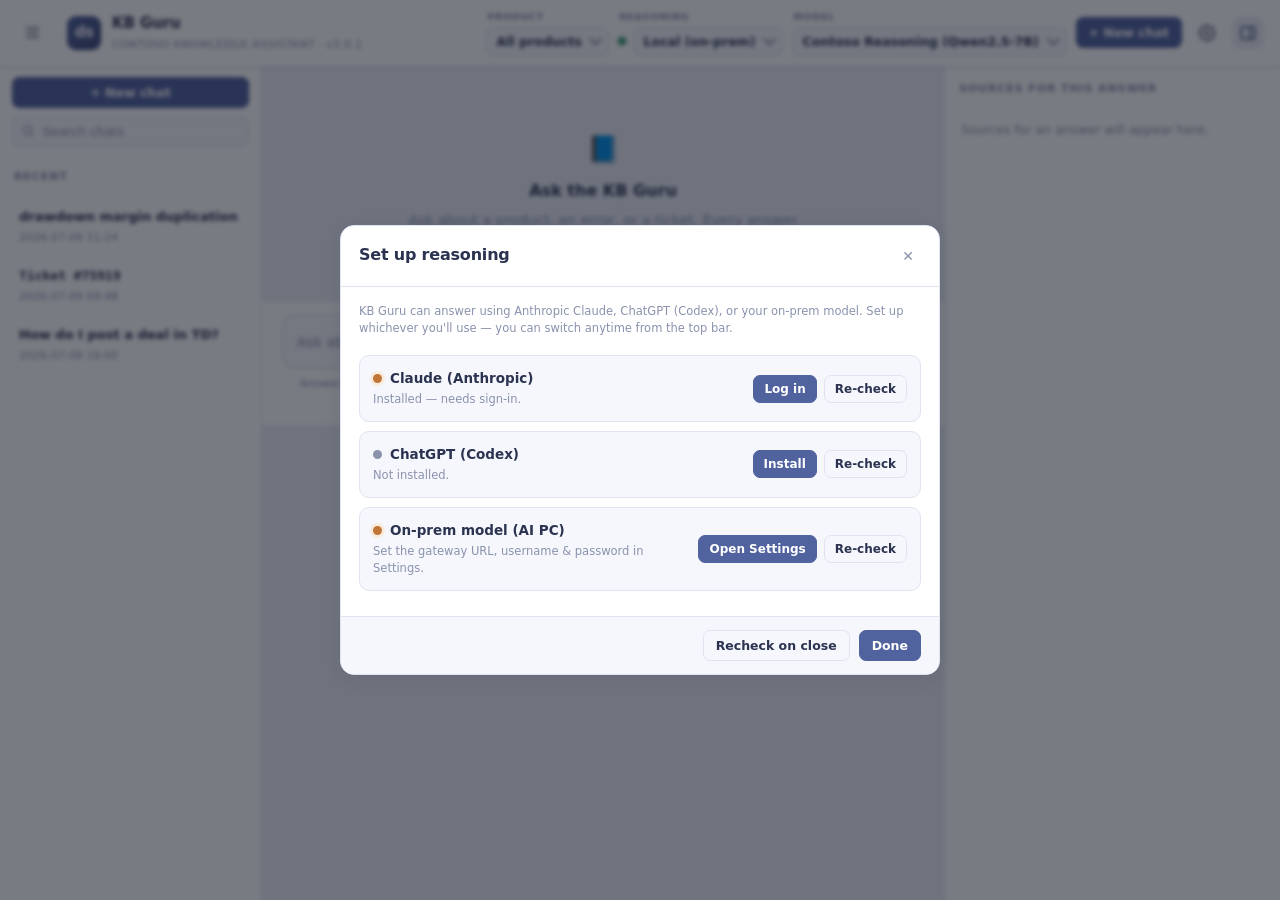
<file: Dev/kb_chatbot/webui/index.html>
<!doctype html>
<html lang="en">
<head>
  <meta charset="utf-8">
  <meta name="viewport" content="width=device-width, initial-scale=1">
  <title>Contoso KB Guru</title>
  <link rel="stylesheet" href="styles.css">
</head>
<body>
  <div class="app">
    <header class="topbar">
      <button class="icon-btn nav-toggle" id="navToggle" title="Show or hide chats" aria-label="Toggle chat history">
        <svg width="19" height="19" viewBox="0 0 24 24" fill="none" stroke="currentColor" stroke-width="2"><path d="M4 6h16M4 12h16M4 18h16"/></svg>
      </button>
      <div class="brand">
        <div class="mark"><span>ds</span></div>
        <div><h1>KB Guru</h1><div class="sub">CONTOSO KNOWLEDGE ASSISTANT · v3.0.1</div></div>
      </div>
      <div class="grow"></div>
      <div class="ctrls">
        <div class="field hide-sm">
          <label for="product">Product</label>
          <div class="select"><select id="product"></select></div>
        </div>
        <div class="field">
          <label for="provider">Reasoning</label>
          <div class="prov"><span class="dot" id="provdot" title="Ready"></span>
            <div class="select"><select id="provider"></select></div>
          </div>
        </div>
        <div class="field hide-sm">
          <label for="model">Model</label>
          <div class="select"><select id="model"></select></div>
        </div>
        <button class="btn primary" id="newtop" title="Start a new chat">+ New chat</button>
        <button class="icon-btn" id="settingsBtn" title="Settings" aria-label="Open settings">
          <svg width="18" height="18" viewBox="0 0 24 24" fill="none" stroke="currentColor" stroke-width="2"><circle cx="12" cy="12" r="3"/><path d="M19.4 15a1.65 1.65 0 0 0 .33 1.82l.06.06a2 2 0 1 1-2.83 2.83l-.06-.06a1.65 1.65 0 0 0-1.82-.33 1.65 1.65 0 0 0-1 1.51V21a2 2 0 0 1-4 0v-.09A1.65 1.65 0 0 0 9 19.4a1.65 1.65 0 0 0-1.82.33l-.06.06a2 2 0 1 1-2.83-2.83l.06-.06a1.65 1.65 0 0 0 .33-1.82 1.65 1.65 0 0 0-1.51-1H3a2 2 0 0 1 0-4h.09A1.65 1.65 0 0 0 4.6 9a1.65 1.65 0 0 0-.33-1.82l-.06-.06a2 2 0 1 1 2.83-2.83l.06.06a1.65 1.65 0 0 0 1.82.33H9a1.65 1.65 0 0 0 1-1.51V3a2 2 0 0 1 4 0v.09a1.65 1.65 0 0 0 1 1.51 1.65 1.65 0 0 0 1.82-.33l.06-.06a2 2 0 1 1 2.83 2.83l-.06.06a1.65 1.65 0 0 0-.33 1.82V9a1.65 1.65 0 0 0 1.51 1H21a2 2 0 0 1 0 4h-.09a1.65 1.65 0 0 0-1.51 1z"/></svg>
        </button>
        <button class="icon-btn src-toggle on" id="srcToggle" title="Show or hide sources" aria-label="Toggle sources panel">
          <svg width="18" height="18" viewBox="0 0 24 24" fill="none" stroke="currentColor" stroke-width="2"><rect x="3" y="4" width="18" height="16" rx="2"/><path d="M15 4v16"/></svg>
        </button>
      </div>
    </header>

    <div class="body" id="body">
      <aside class="col history">
        <button class="btn primary newchat" id="newchat">+ New chat</button>
        <div class="search">
          <svg width="14" height="14" viewBox="0 0 24 24" fill="none" stroke="currentColor" stroke-width="2.2"><circle cx="11" cy="11" r="7"/><path d="m20 20-3-3"/></svg>
          <input placeholder="Search chats" id="chatsearch" aria-label="Search chats"/>
        </div>
        <div class="col-head"><h2>Recent</h2></div>
        <div class="chats" id="chats"></div>
      </aside>

      <main class="col chat-col">
        <div class="thread" id="thread"></div>
        <div class="composer">
          <div class="composer-inner">
            <textarea id="input" rows="1" placeholder="Ask about a product, error, or ticket… (e.g. “GetWebDeal returns null buy amount”)"></textarea>
            <button class="send" id="send" title="Send" aria-label="Send">
              <svg width="17" height="17" viewBox="0 0 24 24" fill="none" stroke="currentColor" stroke-width="2.2"><path d="M4 12h15m-6-7 7 7-7 7"/></svg>
            </button>
            <button class="send stop" id="stop" title="Stop generating" aria-label="Stop" style="display:none">
              <svg width="15" height="15" viewBox="0 0 24 24" fill="currentColor"><rect x="6" y="6" width="12" height="12" rx="2"/></svg>
            </button>
          </div>
          <div class="hint">Answers cite the tickets &amp; KB they draw from — check the Sources panel. The bot abstains when it isn't in the knowledge base.</div>
        </div>
      </main>

      <aside class="col sources">
        <div class="col-head"><h2>Sources for this answer</h2><span id="srccount" style="font-size:11px;color:var(--ink-faint)"></span></div>
        <div class="src-list" id="srclist"><div class="src-empty">Sources for an answer will appear here.</div></div>
        <details class="hood" id="hood" style="display:none">
          <summary>Under the hood <svg class="chev" width="12" height="12" viewBox="0 0 24 24" fill="none" stroke="currentColor" stroke-width="2.6"><path d="m9 6 6 6-6 6"/></svg></summary>
          <dl class="kv" id="hoodkv"></dl>
        </details>
      </aside>
    </div>
  </div>

  <!-- ── Settings modal ─────────────────────────────────────────────────── -->
  <div class="overlay" id="settingsModal" hidden>
    <div class="modal" role="dialog" aria-modal="true" aria-labelledby="setTitle">
      <div class="modal-head">
        <h2 id="setTitle">Settings</h2>
        <button class="icon-btn modal-x" data-close="settingsModal" aria-label="Close">✕</button>
      </div>
      <div class="modal-body">
        <section class="fset">
          <h3>Knowledge base</h3>
          <label class="f"><span>KB source folder</span>
            <input id="setLib" type="text" placeholder="…\Knowledge Base\library"/></label>
          <p class="fhint">Answers use the shipped index until you Reindex. Reindex reads from this folder (its <code>kb/</code> and <code>tickets/</code>).</p>
          <div class="frow">
            <button class="btn" id="btnReindex" type="button">Reindex…</button>
            <button class="btn" id="btnUsage" type="button">Token usage…</button>
          </div>
        </section>
        <section class="fset">
          <h3>Reasoning</h3>
          <div class="fgrid">
            <label class="f"><span>Default provider</span>
              <div class="select"><select id="setProvider"></select></div></label>
            <label class="f"><span>Default model</span>
              <div class="select"><select id="setModel"></select></div></label>
          </div>
          <label class="f"><span>Confidence floor <em id="setConfVal"></em></span>
            <input id="setConf" type="range" min="0" max="0.9" step="0.05"/></label>
          <p class="fhint">How sure the retriever must be before answering. Higher = abstains more often.</p>
        </section>
        <section class="fset">
          <h3>On-prem model — AI PC gateway</h3>
          <div class="fgrid">
            <label class="f"><span>Gateway URL</span>
              <input id="setUrl" type="text" placeholder="http://AI-PC:11500/v1"/></label>
            <label class="f"><span>Username</span>
              <input id="setUser" type="text" placeholder="your gateway user"/></label>
          </div>
          <label class="f"><span>Password <em id="setPwState" class="pwstate"></em></span>
            <span class="pwrow"><input id="setPw" type="password" placeholder="enter to set / change"/>
            <button class="btn" id="setPwBtn" type="button">Save password</button></span></label>
          <p class="fhint">The password is stored in your OS keyring only — never in settings or logs. Save the URL &amp; username with <b>Save</b> below; save the password with its own button.</p>
        </section>
        <div class="modal-links">
          <button class="linkbtn" id="btnWizard" type="button">Run setup wizard</button>
          <button class="linkbtn" id="btnLearn" type="button">Learn mode</button>
        </div>
      </div>
      <div class="modal-foot">
        <span class="savemsg" id="setMsg"></span>
        <span class="grow"></span>
        <button class="btn" data-close="settingsModal" type="button">Cancel</button>
        <button class="btn primary" id="setSave" type="button">Save</button>
      </div>
    </div>
  </div>

  <!-- ── Onboarding wizard ──────────────────────────────────────────────── -->
  <div class="overlay" id="onboardModal" hidden>
    <div class="modal" role="dialog" aria-modal="true" aria-labelledby="obTitle">
      <div class="modal-head">
        <h2 id="obTitle">Set up reasoning</h2>
        <button class="icon-btn modal-x" data-close="onboardModal" aria-label="Close">✕</button>
      </div>
      <div class="modal-body">
        <p class="fhint">KB Guru can answer using Anthropic Claude, ChatGPT (Codex), or your on-prem model. Set up whichever you'll use — you can switch anytime from the top bar.</p>
        <div id="obList"></div>
      </div>
      <div class="modal-foot">
        <span class="grow"></span>
        <button class="btn" data-close="onboardModal" type="button">Recheck on close</button>
        <button class="btn primary" data-close="onboardModal" type="button">Done</button>
      </div>
    </div>
  </div>

  <!-- ── Learn mode ─────────────────────────────────────────────────────── -->
  <div class="overlay" id="learnModal" hidden>
    <div class="modal" role="dialog" aria-modal="true" aria-labelledby="lnTitle2">
      <div class="modal-head">
        <h2 id="lnTitle2">Learn mode</h2>
        <button class="icon-btn modal-x" data-close="learnModal" aria-label="Close">✕</button>
      </div>
      <div class="modal-body">
        <div id="learnLocked">
          <p class="fhint">Learn mode lets you add verified answers to the knowledge base. Enter the Learn-mode password to continue.</p>
          <label class="f"><span>Password</span>
            <span class="pwrow"><input id="learnPw" type="password" placeholder="Learn-mode password"/>
            <button class="btn primary" id="learnUnlock" type="button">Unlock</button></span></label>
          <p class="savemsg" id="learnErr"></p>
        </div>
        <div id="learnForm" hidden>
          <label class="f"><span>Title</span>
            <input id="lnTitle" type="text" placeholder="e.g. How to reverse a posted deal"/></label>
          <div class="fgrid">
            <label class="f"><span>Product</span>
              <div class="select"><select id="lnProduct"></select></div></label>
            <label class="f"><span>Topic</span>
              <input id="lnTopic" type="text" placeholder="e.g. Dealing, Finance"/></label>
          </div>
          <label class="f"><span>Reference URL (optional)</span>
            <input id="lnUrl" type="text" placeholder="https://help.contoso.example/display/…"/></label>
          <label class="f"><span>Answer / article body (markdown)</span>
            <textarea id="lnBody" rows="7" placeholder="The verified answer…"></textarea></label>
          <p class="fhint">Saved to the Learn KB. Run <b>Reindex</b> to make it searchable.</p>
        </div>
      </div>
      <div class="modal-foot">
        <span class="savemsg" id="learnMsg"></span>
        <span class="grow"></span>
        <button class="btn" data-close="learnModal" type="button">Close</button>
        <button class="btn primary" id="learnSave" type="button" hidden>Save to KB</button>
      </div>
    </div>
  </div>

  <script src="qrc:///qtwebchannel/qwebchannel.js"></script>
  <script src="vendor/marked.min.js"></script>
  <script src="vendor/purify.min.js"></script>
  <script src="app.js"></script>
</body>
</html>
</file>
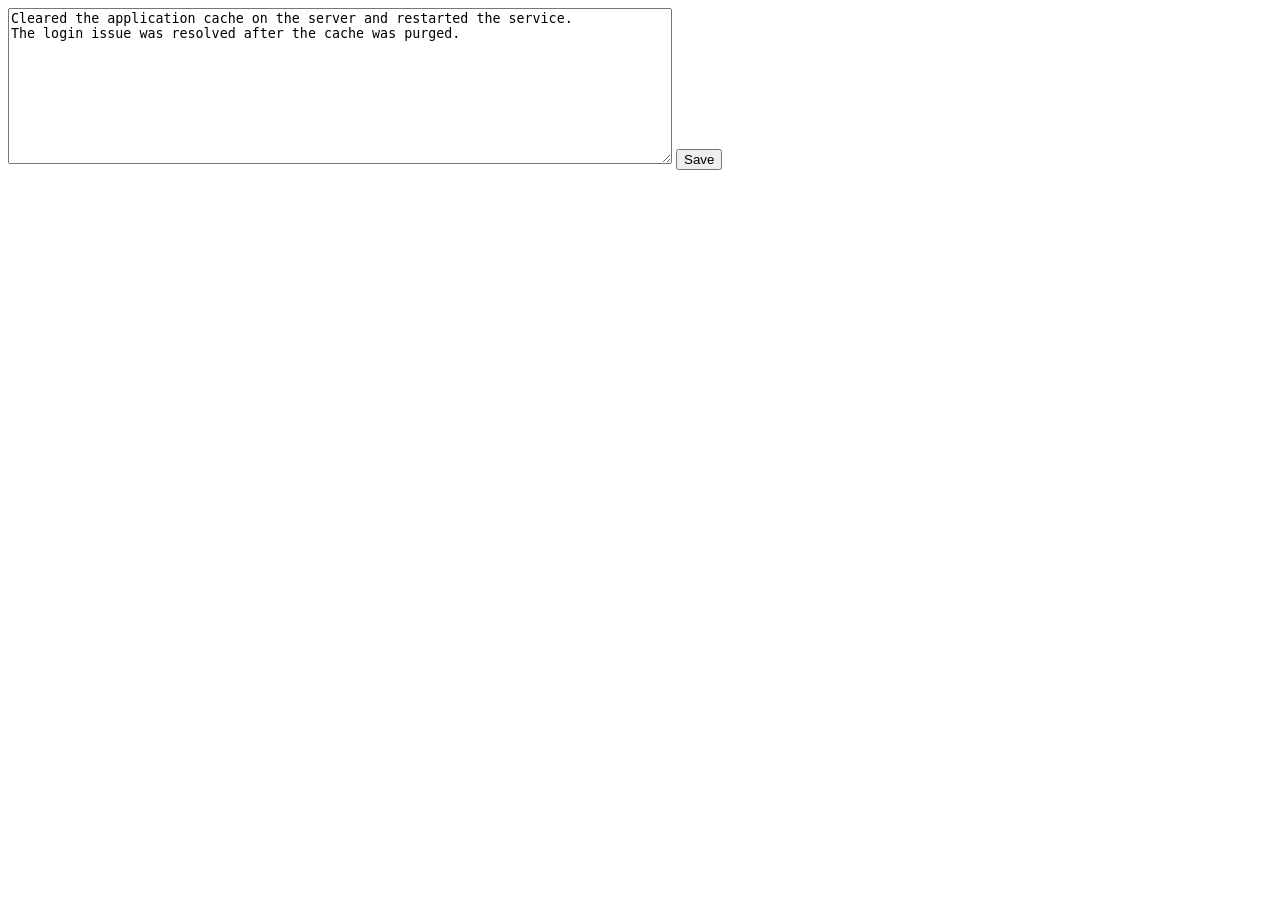
<file: tests/fixtures/contoso/resolution.html>
<!DOCTYPE html>
<html>
<head><title>Resolution.aspx - Acme Corp Bug Tracker</title></head>
<body>
<form id="resolutionForm" method="post" action="/Resolution.aspx">

<textarea id="txtDescription" name="txtDescription" rows="10" cols="80">
Cleared the application cache on the server and restarted the service.
The login issue was resolved after the cache was purged.
</textarea>

<input type="submit" value="Save" />
</form>
</body>
</html>
</file>
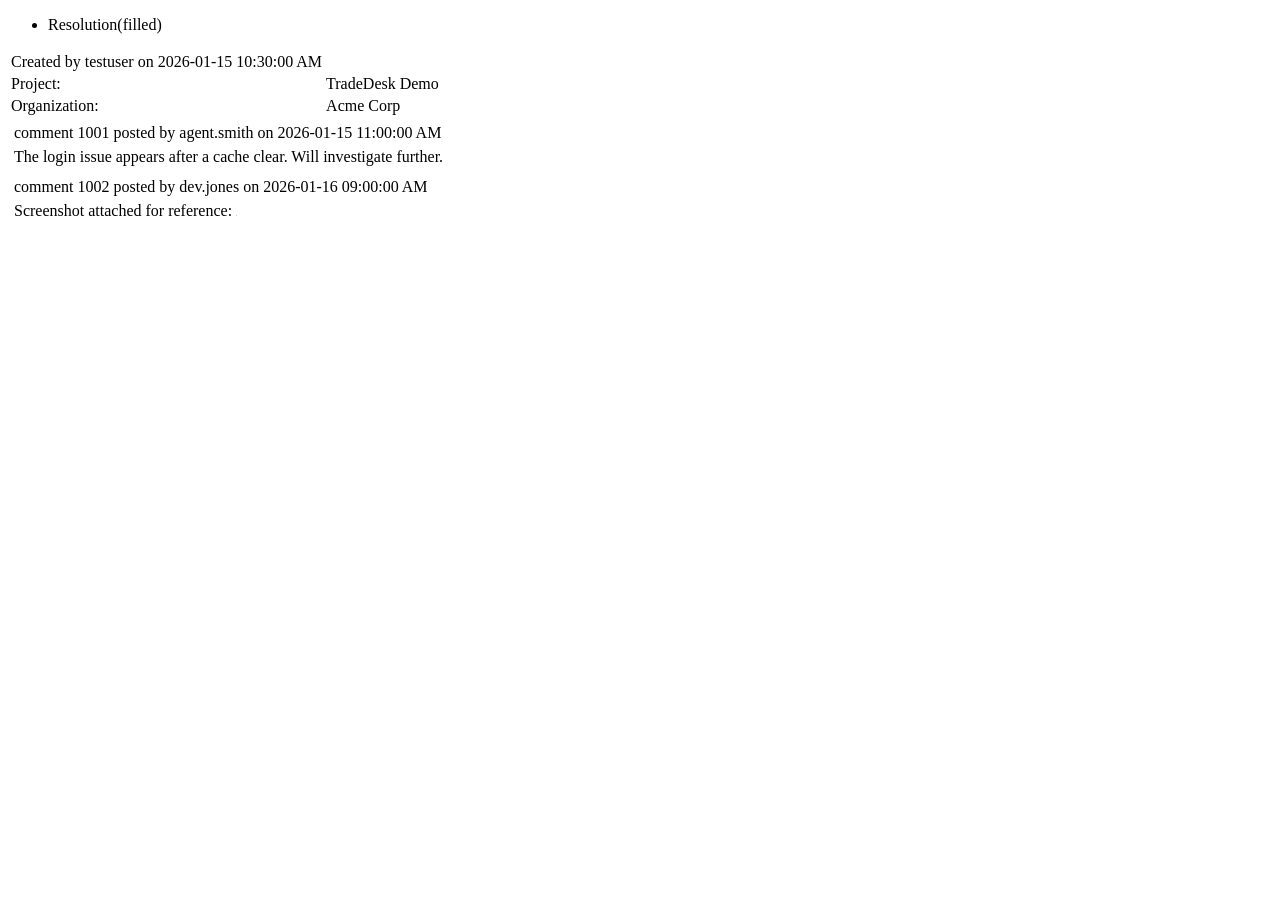
<file: tests/fixtures/contoso/ticket_detail.html>
<!DOCTYPE html>
<html>
<head><title>edit_bug.aspx - Acme Corp Bug Tracker</title></head>
<body>
<form id="ctl00" method="post" action="/edit_bug.aspx">

<!-- Resolution marker — present means resolution exists -->
<ul>
  <li id="resolution">Resolution(filled)</li>
</ul>

<!-- Field rows (tr/td label-value structure) -->
<table>
  <tr>
    <td>Created by testuser on 2026-01-15 10:30:00 AM</td>
    <td></td>
  </tr>
  <tr>
    <td>Project:</td>
    <td>TradeDesk Demo</td>
  </tr>
  <tr>
    <td>Organization:</td>
    <td>Acme Corp</td>
  </tr>
</table>

<!-- Comment row 1: 2 direct <table> children in cells[0] (standard comment, no image) -->
<table>
  <tr>
    <td>
      <table>
        <tr><td>comment 1001 posted by agent.smith on 2026-01-15 11:00:00 AM</td></tr>
      </table>
      <table>
        <tr><td>The login issue appears after a cache clear. Will investigate further.</td></tr>
      </table>
    </td>
  </tr>
</table>

<!-- Comment row 2: contains a base64 image inside span.cmt_text -->
<table>
  <tr>
    <td>
      <table>
        <tr><td>comment 1002 posted by dev.jones on 2026-01-16 09:00:00 AM</td></tr>
      </table>
      <table>
        <tr>
          <td>
            Screenshot attached for reference:
            <span class="cmt_text">
              <img src="[data-uri]" alt="screenshot" />
            </span>
          </td>
        </tr>
      </table>
    </td>
  </tr>
</table>

</form>
</body>
</html>
</file>
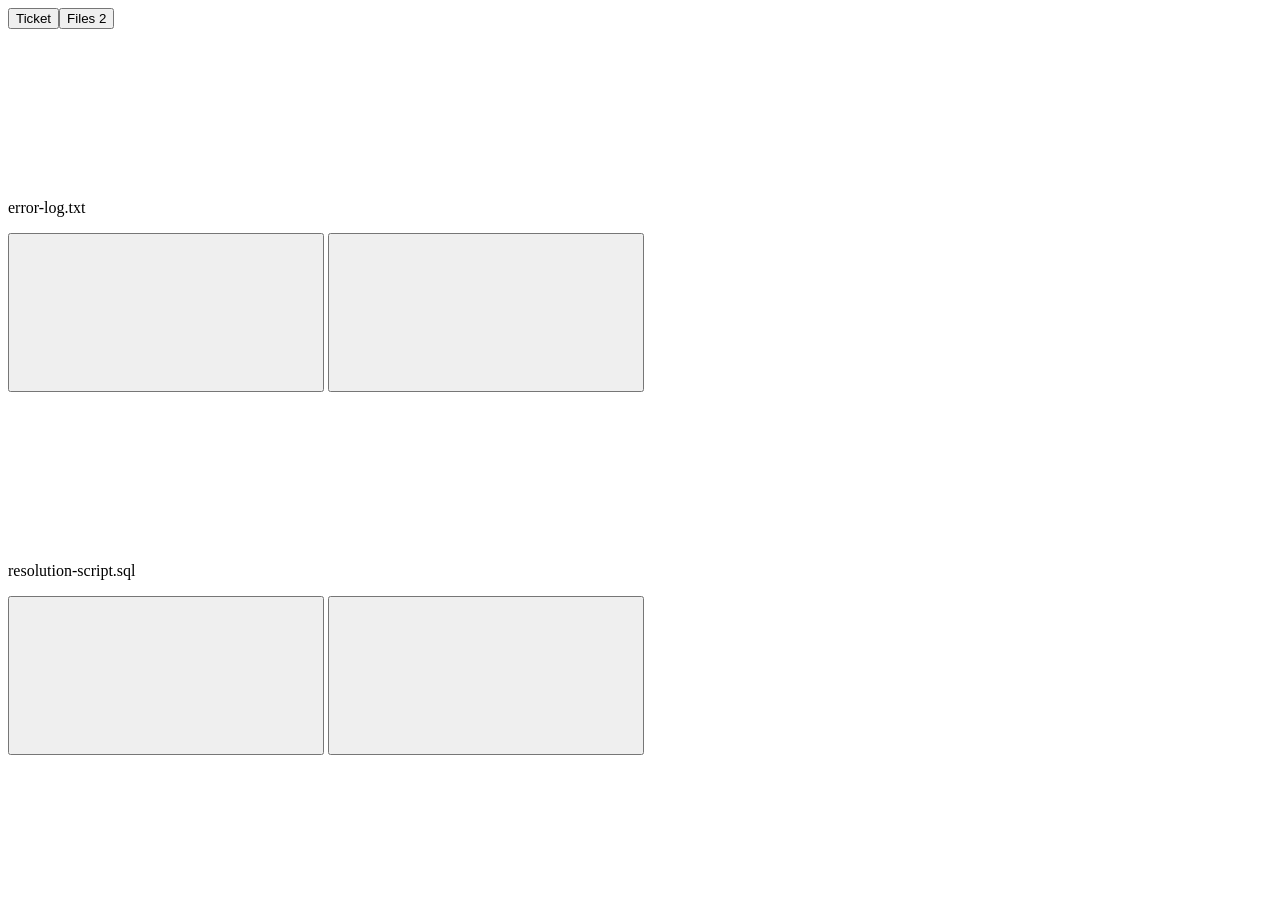
<file: tests/fixtures/tradedesk/files.html>
<!doctype html>
<!-- SYNTHETIC fixture — Files sub-view (real structure confirmed live 2026-06-23).
     Each file is a rounded-lg card: filename in p.text-sm.break-words, download is an
     ICON button title='"Download"' (literal quotes, empty text). Two files. No PII.
     (The comment list is also rendered on this view with text "Download" buttons; the
      parser targets the icon title='Download' buttons so it captures only the panel.) -->
<html lang="en">
<head><title>Ticket ID 76511 - Northwind Trading - Org configuration and scripts</title></head>
<body>
<div class="app-root">
  <nav><button class="sidebar-menu-btn">Ticket</button><button class="sidebar-menu-btn">Files 2</button></nav>

  <div class="files-panel space-y-3">
    <div class="flex flex-col sm:flex-row sm:items-center sm:justify-between gap-2 p-3 border border-gray-200 rounded-lg hover:bg-gray-50 transition-colors">
      <div class="flex items-start sm:items-center gap-3 min-w-0">
        <svg class="lucide lucide-paperclip flex-shrink-0"></svg>
        <div class="min-w-0 flex-1">
          <div class="flex flex-wrap items-center gap-2"></div>
          <p class="text-sm text-gray-600 break-words">error-log.txt</p>
        </div>
      </div>
      <div class="flex items-center gap-1 flex-shrink-0">
        <button class="p-1.5 rounded-md text-blue-600" title='"Download"'><svg class="w-4 h-4"></svg></button>
        <button class="p-1.5 rounded-md text-red-600" title='"Delete"'><svg class="w-4 h-4"></svg></button>
      </div>
    </div>

    <div class="flex flex-col sm:flex-row sm:items-center sm:justify-between gap-2 p-3 border border-gray-200 rounded-lg hover:bg-gray-50 transition-colors">
      <div class="flex items-start sm:items-center gap-3 min-w-0">
        <svg class="lucide lucide-paperclip flex-shrink-0"></svg>
        <div class="min-w-0 flex-1">
          <div class="flex flex-wrap items-center gap-2"></div>
          <p class="text-sm text-gray-600 break-words">resolution-script.sql</p>
        </div>
      </div>
      <div class="flex items-center gap-1 flex-shrink-0">
        <button class="p-1.5 rounded-md text-blue-600" title='"Download"'><svg class="w-4 h-4"></svg></button>
        <button class="p-1.5 rounded-md text-red-600" title='"Delete"'><svg class="w-4 h-4"></svg></button>
      </div>
    </div>
  </div>
</div>
</body>
</html>
</file>
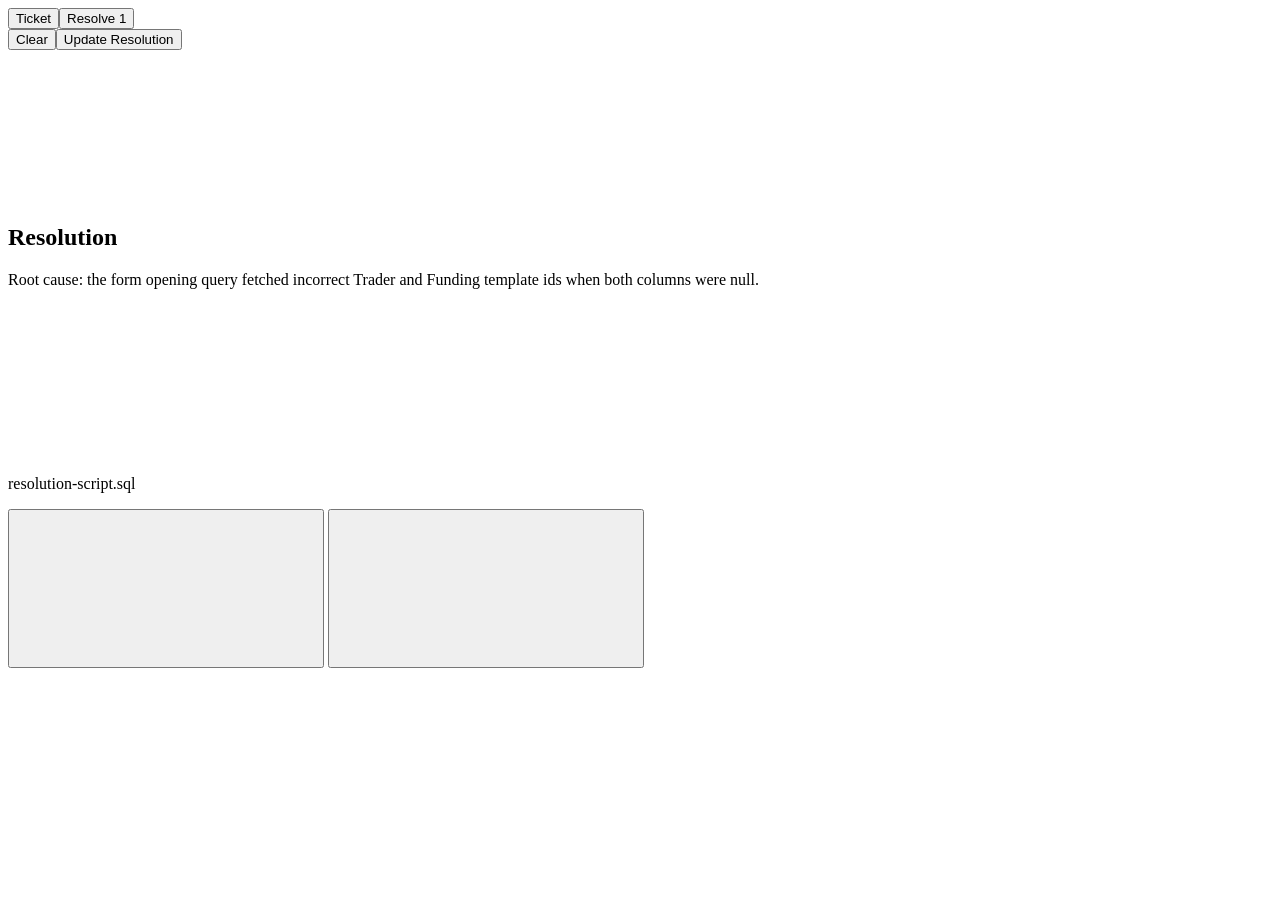
<file: tests/fixtures/tradedesk/resolution.html>
<!doctype html>
<!-- SYNTHETIC fixture — Resolve sub-view (real structure confirmed live 2026-06-23).
     Resolution text is div.post-content (NOT div.ql-editor — that's the empty edit form).
     Resolution file = icon button title='"Download"' (literal quotes) in a bg-gray-50 card.
     No PII. -->
<html lang="en">
<head><title>Ticket ID 76511 - Northwind Trading - Org configuration and scripts</title></head>
<body>
<div class="app-root">
  <nav><button class="sidebar-menu-btn">Ticket</button><button class="sidebar-menu-btn">Resolve 1</button></nav>

  <div class="resolution-container">
    <!-- edit form card: empty ql-editor (must NOT be read as the resolution text) -->
    <div class="bg-white rounded-lg border border-gray-200 shadow-sm mb-6">
      <div class="p-6"><form class="ng-untouched ng-pristine ng-valid">
        <div class="simple-rich-text-editor-container"><div class="ql-editor"></div></div>
        <div class="flex justify-end gap-3"><button class="inline-flex">Clear</button><button class="inline-flex">Update Resolution</button></div>
      </form></div>
    </div>
    <!-- display card: the rendered resolution -->
    <div class="bg-white rounded-lg border border-gray-200 shadow-sm mb-6">
      <div class="p-6 border-b border-gray-200"><div class="flex items-center gap-3"><svg class="w-5 h-5 text-blue-600"></svg><h2 class="text-lg font-semibold text-gray-900">Resolution</h2></div></div>
      <div class="p-6"><div class="space-y-4"><div class="border border-gray-200 rounded-lg p-4">
        <div class="post-content"><div class="space-y-3">
          <p>Root cause: the form opening query fetched incorrect Trader and Funding template ids when both columns were null.</p>
          <div class="bg-gray-50 rounded-lg p-3">
            <div class="flex items-center gap-3">
              <svg class="lucide lucide-paperclip flex-shrink-0"></svg>
              <div class="min-w-0 flex-1"><p class="text-sm text-gray-600 break-words">resolution-script.sql</p></div>
              <div class="flex items-center gap-1 flex-shrink-0">
                <button class="p-1.5 rounded-md text-blue-600" title='"Download"'><svg class="w-4 h-4"></svg></button>
                <button class="p-1.5 rounded-md text-red-600" title='"Delete"'><svg class="w-4 h-4"></svg></button>
              </div>
            </div>
          </div>
        </div></div>
      </div></div></div>
    </div>
  </div>
</div>
</body>
</html>
</file>
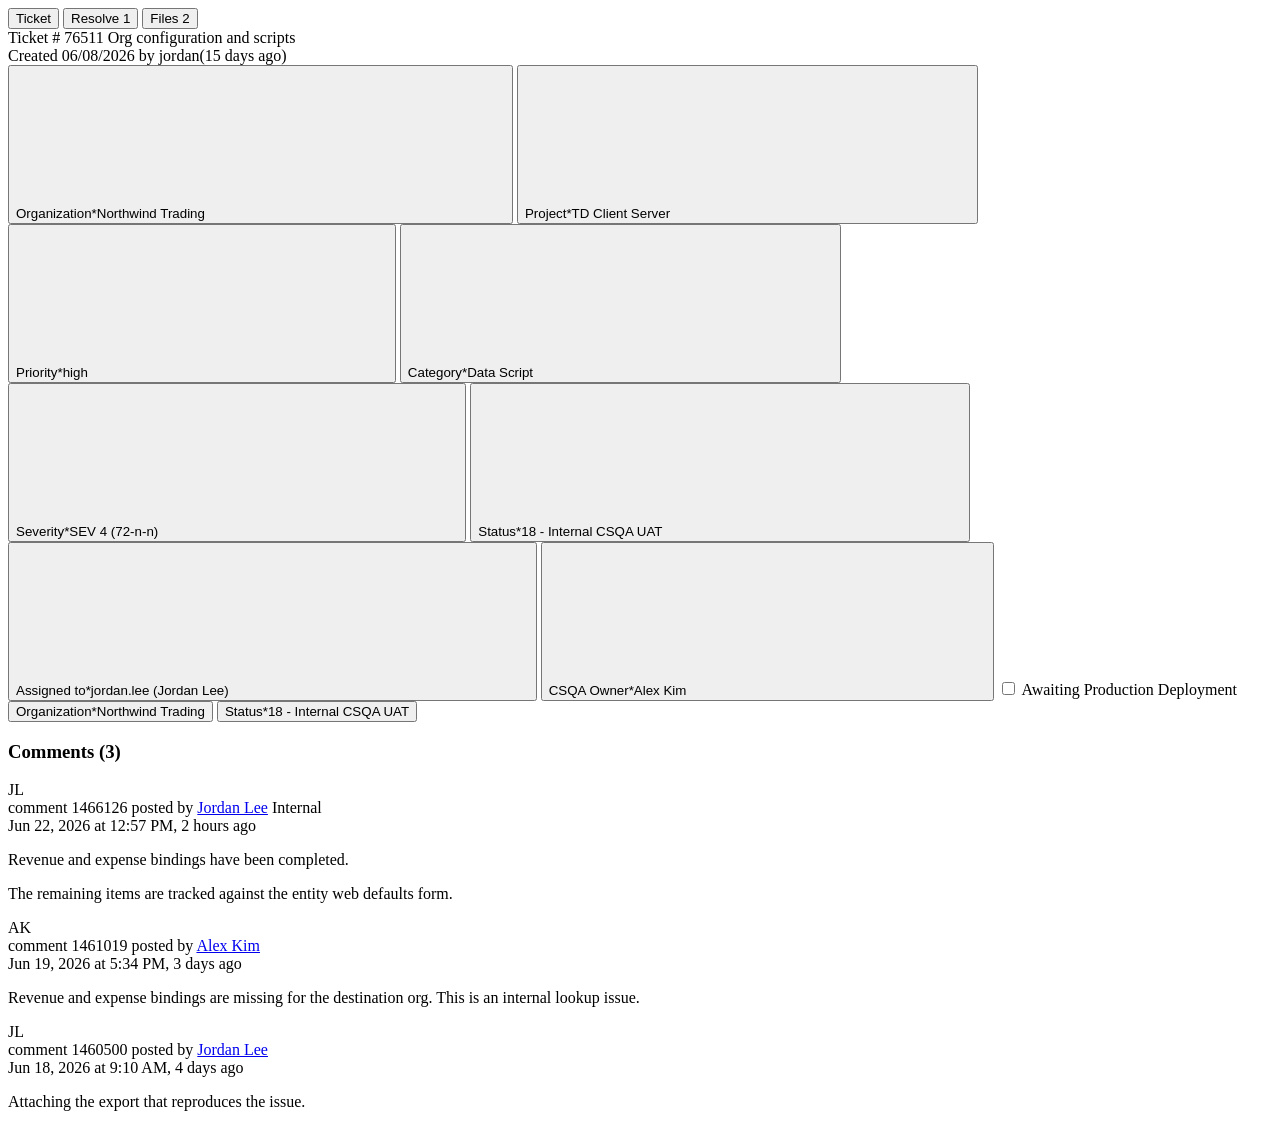
<file: tests/fixtures/tradedesk/ticket_detail.html>
<!doctype html>
<!--
  SYNTHETIC fixture — structure-faithful to the REAL portal.contoso.example ticket detail
  (classes/nesting confirmed live 2026-06-23 via clean base64 capture). Content is fake
  (no PII). Key real structure:
    * fields = button.floating-dropdown-btn (header_bg_* AND bg_* duplicate sets)
      with span.floating-dropdown-label + span.floating-dropdown-value
    * comments = div.space-y-2.sm:space-y-4 > div.p-2.sm:p-4.rounded-lg.border.bg-white cards
      header text "comment {id} posted by " is in span.hidden; the AUTHOR is a SEPARATE
      <a class="text-blue-600"> that follows; body is div.comment-html-content;
      an "Internal" badge span marks internal-only comments.
-->
<html lang="en">
<head><title>Ticket ID 76511 - Northwind Trading - Org configuration and scripts</title></head>
<body>
<div class="app-root">
  <!-- sub-view nav (counts drive engine _subview_count) -->
  <nav>
    <button class="sidebar-menu-btn" title='"Ticket"'>Ticket</button>
    <button class="sidebar-menu-btn" title='"Resolution"'>Resolve 1</button>
    <button class="sidebar-menu-btn" title='"Attachment"'>Files 2</button>
  </nav>

  <!-- header -->
  <div class="rounded-xl">
    <div class="flex"><div class="flex-1"><div class="flex">
      <span class="text-md">Ticket # 76511</span>
      <span class="title">Org configuration and scripts</span>
    </div>
    <div class="created"><span>Created 06/08/2026 by jordan</span><span>(15 days ago)</span></div>
    </div></div>
  </div>

  <!-- field dropdowns: header_bg_* set -->
  <div class="grid">
    <button class="floating-dropdown-btn" id="header_bg_org"><span class="floating-dropdown-label">Organization<span class="text-red-500">*</span></span><span class="floating-dropdown-value">Northwind Trading</span><svg></svg></button>
    <button class="floating-dropdown-btn" id="header_bg_project"><span class="floating-dropdown-label">Project<span class="text-red-500">*</span></span><span class="floating-dropdown-value">TD Client Server</span><svg></svg></button>
    <button class="floating-dropdown-btn" id="header_bg_priority"><span class="floating-dropdown-label">Priority<span class="text-red-500">*</span></span><span class="floating-dropdown-value">high</span><svg></svg></button>
    <button class="floating-dropdown-btn" id="header_bg_category"><span class="floating-dropdown-label">Category<span class="text-red-500">*</span></span><span class="floating-dropdown-value">Data Script</span><svg></svg></button>
    <button class="floating-dropdown-btn" id="header_bg_user_defined_attribute"><span class="floating-dropdown-label">Severity<span class="text-red-500">*</span></span><span class="floating-dropdown-value">SEV 4 (72-n-n)</span><svg></svg></button>
    <button class="floating-dropdown-btn" id="header_bg_status"><span class="floating-dropdown-label">Status<span class="text-red-500">*</span></span><span class="floating-dropdown-value">18 - Internal CSQA UAT</span><svg></svg></button>
    <button class="floating-dropdown-btn" id="header_bg_assigned_to_user"><span class="floating-dropdown-label">Assigned to<span class="text-red-500">*</span></span><span class="floating-dropdown-value">jordan.lee (Jordan Lee)</span><svg></svg></button>
    <button class="floating-dropdown-btn" id="header_CSQA Owner"><span class="floating-dropdown-label">CSQA Owner<span class="text-red-500">*</span></span><span class="floating-dropdown-value">Alex Kim</span><svg></svg></button>
    <label><input type="checkbox"> Awaiting Production Deployment</label>
  </div>
  <!-- duplicate bg_* set (parser must dedupe by label, first wins) -->
  <div class="grid">
    <button class="floating-dropdown-btn" id="bg_org"><span class="floating-dropdown-label">Organization<span class="text-red-500">*</span></span><span class="floating-dropdown-value">Northwind Trading</span></button>
    <button class="floating-dropdown-btn" id="bg_status"><span class="floating-dropdown-label">Status<span class="text-red-500">*</span></span><span class="floating-dropdown-value">18 - Internal CSQA UAT</span></button>
  </div>

  <!-- comments -->
  <h3>Comments (3)</h3>
  <div class="space-y-2 sm:space-y-4">

    <div class="p-2 sm:p-4 rounded-lg border bg-white">
      <div class="flex gap-2 sm:gap-3">
        <span class="relative flex shrink-0 rounded-full w-8 h-8"><span class="bg-blue-100 text-blue-700">JL</span></span>
        <div class="flex-1 min-w-0">
          <div class="flex flex-col md:flex-row md:justify-between gap-1 mb-1">
            <div class="flex flex-wrap items-start gap-1 flex-1 min-w-0">
              <span class="text-xs text-gray-600 italic flex items-center gap-1">
                <span class="truncate"><span class="hidden sm:inline">comment 1466126 posted by </span><a class="text-blue-600" href="#">Jordan Lee</a></span>
              </span>
              <span class="badge">Internal</span>
            </div>
            <div class="flex items-center gap-1 flex-shrink-0"><span>Jun 22, 2026 at 12:57 PM, 2 hours ago</span></div>
          </div>
          <div class="max-w-none break-words select-text">
            <div class="text-gray-700 text-sm comment-html-content">
              <p>Revenue and expense bindings have been completed.</p>
              <p>The remaining items are tracked against the entity web defaults form.</p>
            </div>
          </div>
        </div>
      </div>
    </div>

    <div class="p-2 sm:p-4 rounded-lg border bg-white">
      <div class="flex gap-2 sm:gap-3">
        <span class="relative flex shrink-0 rounded-full w-8 h-8"><span class="bg-blue-100 text-blue-700">AK</span></span>
        <div class="flex-1 min-w-0">
          <div class="flex flex-col md:flex-row md:justify-between gap-1 mb-1">
            <div class="flex flex-wrap items-start gap-1 flex-1 min-w-0">
              <span class="text-xs text-gray-600 italic flex items-center gap-1">
                <span class="truncate"><span class="hidden sm:inline">comment 1461019 posted by </span><a class="text-blue-600" href="#">Alex Kim</a></span>
              </span>
            </div>
            <div class="flex items-center gap-1 flex-shrink-0"><span>Jun 19, 2026 at 5:34 PM, 3 days ago</span></div>
          </div>
          <div class="max-w-none break-words select-text">
            <div class="text-gray-700 text-sm comment-html-content">
              <p>Revenue and expense bindings are missing for the destination org. This is an internal lookup issue.</p>
            </div>
          </div>
        </div>
      </div>
    </div>

    <div class="p-2 sm:p-4 rounded-lg border bg-white">
      <div class="flex gap-2 sm:gap-3">
        <span class="relative flex shrink-0 rounded-full w-8 h-8"><span class="bg-blue-100 text-blue-700">JL</span></span>
        <div class="flex-1 min-w-0">
          <div class="flex flex-col md:flex-row md:justify-between gap-1 mb-1">
            <div class="flex flex-wrap items-start gap-1 flex-1 min-w-0">
              <span class="text-xs text-gray-600 italic flex items-center gap-1">
                <span class="truncate"><span class="hidden sm:inline">comment 1460500 posted by </span><a class="text-blue-600" href="#">Jordan Lee</a></span>
              </span>
            </div>
            <div class="flex items-center gap-1 flex-shrink-0"><span>Jun 18, 2026 at 9:10 AM, 4 days ago</span></div>
          </div>
          <div class="max-w-none break-words select-text">
            <div class="text-gray-700 text-sm comment-html-content">
              <p>Attaching the export that reproduces the issue.</p>
            </div>
          </div>
        </div>
      </div>
    </div>

  </div>
</div>
</body>
</html>
</file>
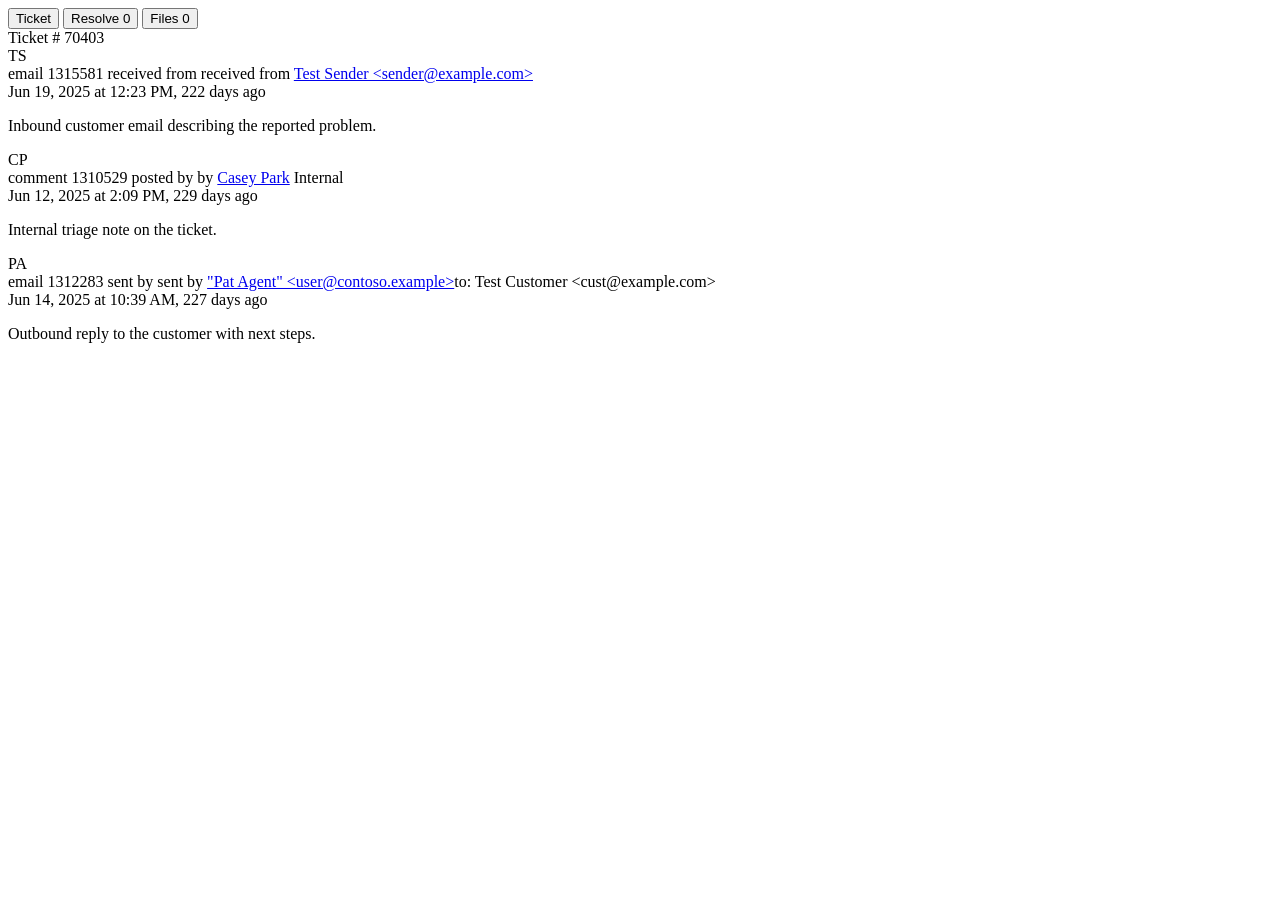
<file: tests/fixtures/tradedesk/ticket_emails.html>
<!doctype html>
<!--
  SYNTHETIC fixture — structure-faithful to the REAL portal.contoso.example ticket thread
  when it contains EMAIL entries as well as comments (classes/nesting confirmed live on
  ticket 70403, 2026-06-30, count-only/PII-free capture). Content is fake (no PII).

  Real header variants (each in its own p-2.sm:p-4.rounded-lg.border.bg-white card):
    * comment:  "comment {id} posted by "      + <a> author
    * inbound:  "email {id} received from "     + <a> sender   (author = sender)
    * outbound: "email {id} sent by "  + <a> sender + <span>to: recipient</span>
  The leading phrase is in span.hidden.sm:inline; a span.sm:hidden carries the short
  form ("received from"/"sent by"/"by"); the author is the FIRST <a> after the phrase;
  the body is div.comment-html-content. Emails are NOT internal (no badge).
-->
<html lang="en">
<head><title>Ticket ID 70403 - Acme Holdings - Email thread sample</title></head>
<body>
<div class="app-root">
  <nav>
    <button class="sidebar-menu-btn" title='"Ticket"'>Ticket</button>
    <button class="sidebar-menu-btn" title='"Resolution"'>Resolve 0</button>
    <button class="sidebar-menu-btn" title='"Attachment"'>Files 0</button>
  </nav>

  <div class="rounded-xl">
    <span class="text-md">Ticket # 70403</span>
  </div>

  <div class="space-y-2 sm:space-y-4">

    <!-- inbound email -->
    <div class="p-2 sm:p-4 rounded-lg border bg-white">
      <div class="flex gap-2 sm:gap-3">
        <span class="relative flex shrink-0 rounded-full w-8 h-8"><span class="bg-blue-100 text-blue-700">TS</span></span>
        <div class="flex-1 min-w-0">
          <div class="flex flex-col md:flex-row md:justify-between gap-1 mb-1">
            <div class="flex flex-wrap items-start gap-1 flex-1 min-w-0">
              <span class="text-xs text-gray-600 italic flex items-center gap-1">
                <span class="truncate"><span class="hidden sm:inline">email 1315581 received from </span><span class="sm:hidden">received from </span><a class="text-blue-500" href="#">Test Sender &lt;sender@example.com&gt;</a></span>
              </span>
            </div>
            <div class="flex items-center gap-1 flex-shrink-0"><span>Jun 19, 2025 at 12:23 PM, 222 days ago</span></div>
          </div>
          <div class="max-w-none break-words select-text">
            <div class="text-gray-700 text-sm comment-html-content">
              <p>Inbound customer email describing the reported problem.</p>
            </div>
          </div>
        </div>
      </div>
    </div>

    <!-- comment -->
    <div class="p-2 sm:p-4 rounded-lg border bg-white">
      <div class="flex gap-2 sm:gap-3">
        <span class="relative flex shrink-0 rounded-full w-8 h-8"><span class="bg-blue-100 text-blue-700">CP</span></span>
        <div class="flex-1 min-w-0">
          <div class="flex flex-col md:flex-row md:justify-between gap-1 mb-1">
            <div class="flex flex-wrap items-start gap-1 flex-1 min-w-0">
              <span class="text-xs text-gray-600 italic flex items-center gap-1">
                <span class="truncate"><span class="hidden sm:inline">comment 1310529 posted by </span><span class="sm:hidden">by </span><a class="text-blue-600" href="#">Casey Park</a></span>
              </span>
              <span class="badge">Internal</span>
            </div>
            <div class="flex items-center gap-1 flex-shrink-0"><span>Jun 12, 2025 at 2:09 PM, 229 days ago</span></div>
          </div>
          <div class="max-w-none break-words select-text">
            <div class="text-gray-700 text-sm comment-html-content">
              <p>Internal triage note on the ticket.</p>
            </div>
          </div>
        </div>
      </div>
    </div>

    <!-- outbound email -->
    <div class="p-2 sm:p-4 rounded-lg border bg-white">
      <div class="flex gap-2 sm:gap-3">
        <span class="relative flex shrink-0 rounded-full w-8 h-8"><span class="bg-green-100 text-green-700">PA</span></span>
        <div class="flex-1 min-w-0">
          <div class="flex flex-col md:flex-row md:justify-between gap-1 mb-1">
            <div class="flex flex-wrap items-start gap-1 flex-1 min-w-0">
              <span class="text-xs text-gray-600 italic flex items-center gap-1">
                <span class="truncate"><span class="hidden sm:inline">email 1312283 sent by </span><span class="sm:hidden">sent by </span><a class="text-green-600" href="#">"Pat Agent" &lt;user@contoso.example&gt;</a><span>to: Test Customer &lt;cust@example.com&gt;</span></span>
              </span>
            </div>
            <div class="flex items-center gap-1 flex-shrink-0"><span>Jun 14, 2025 at 10:39 AM, 227 days ago</span></div>
          </div>
          <div class="max-w-none break-words select-text">
            <div class="text-gray-700 text-sm comment-html-content">
              <p>Outbound reply to the customer with next steps.</p>
            </div>
          </div>
        </div>
      </div>
    </div>

  </div>
</div>
</body>
</html>
</file>
<file: Dev/kb_chatbot/webui/styles.css>
/* Contoso KB Guru - v3.0.1 web UI. Ported from the approved design preview.
   UI/tool treatment: brand-driven, information-dense, one signature (the Sources
   rail). Tokens drive both themes. */
:root{
  --ink:#2b3350; --ink-soft:#5b6480; --ink-faint:#8a92ad;
  --brand:#51639e; --brand-strong:#3c4a78; --brand-wash:#eaeef7;
  --warm:#d98a54; --warm-wash:#fbeee1;
  --bg:#eaeef6; --panel:#ffffff; --panel-2:#f5f7fc; --panel-3:#eef1f8;
  --line:#dfe4f0; --line-soft:#ebeef6;
  --good:#3f9c73; --good-wash:#e6f4ec;
  --warn:#c07636; --warn-wash:#f8ecdf;
  --user-bubble:#51639e; --user-ink:#ffffff;
  --mono:"Cascadia Code","Consolas",ui-monospace,monospace;
  --ui:"Segoe UI",system-ui,-apple-system,"Helvetica Neue",sans-serif;
  --shadow-sm:0 1px 2px rgba(29,38,66,.06),0 1px 3px rgba(29,38,66,.05);
  --shadow-md:0 4px 16px rgba(29,38,66,.10);
  --r:10px; --r-sm:7px; --r-lg:14px;
}
@media (prefers-color-scheme:dark){
  :root{
    --ink:#e8ebf5; --ink-soft:#a6adc6; --ink-faint:#7b83a0;
    --brand:#8ea0d8; --brand-strong:#aab8e8; --brand-wash:#212843;
    --warm:#e2a173; --warm-wash:#2c2418;
    --bg:#0e1220; --panel:#161a29; --panel-2:#1b2032; --panel-3:#20263b;
    --line:#2a3048; --line-soft:#222842;
    --good:#5cc596; --good-wash:#15301f; --warn:#d8965c; --warn-wash:#2f2415;
    --user-bubble:#3f4f86; --user-ink:#eef1fb;
    --shadow-sm:0 1px 2px rgba(0,0,0,.3); --shadow-md:0 6px 22px rgba(0,0,0,.45);
  }
}
:root[data-theme="light"]{
  --ink:#2b3350; --ink-soft:#5b6480; --ink-faint:#8a92ad;
  --brand:#51639e; --brand-strong:#3c4a78; --brand-wash:#eaeef7;
  --warm:#d98a54; --warm-wash:#fbeee1;
  --bg:#eaeef6; --panel:#ffffff; --panel-2:#f5f7fc; --panel-3:#eef1f8;
  --line:#dfe4f0; --line-soft:#ebeef6;
  --good:#3f9c73; --good-wash:#e6f4ec; --warn:#c07636; --warn-wash:#f8ecdf;
  --user-bubble:#51639e; --user-ink:#ffffff;
  --shadow-sm:0 1px 2px rgba(29,38,66,.06),0 1px 3px rgba(29,38,66,.05);
  --shadow-md:0 4px 16px rgba(29,38,66,.10);
}
:root[data-theme="dark"]{
  --ink:#e8ebf5; --ink-soft:#a6adc6; --ink-faint:#7b83a0;
  --brand:#8ea0d8; --brand-strong:#aab8e8; --brand-wash:#212843;
  --warm:#e2a173; --warm-wash:#2c2418;
  --bg:#0e1220; --panel:#161a29; --panel-2:#1b2032; --panel-3:#20263b;
  --line:#2a3048; --line-soft:#222842;
  --good:#5cc596; --good-wash:#15301f; --warn:#d8965c; --warn-wash:#2f2415;
  --user-bubble:#3f4f86; --user-ink:#eef1fb;
  --shadow-sm:0 1px 2px rgba(0,0,0,.3); --shadow-md:0 6px 22px rgba(0,0,0,.45);
}

*{box-sizing:border-box;}
html,body{margin:0;height:100%;}
body{background:var(--bg);color:var(--ink);font-family:var(--ui);font-size:14px;line-height:1.55;
     -webkit-font-smoothing:antialiased;}
button{font-family:inherit;cursor:pointer;}
::selection{background:color-mix(in srgb,var(--brand) 30%,transparent);}

.app{display:grid;grid-template-rows:auto 1fr;height:100vh;height:100dvh;}
.topbar{display:flex;align-items:center;gap:16px;padding:10px 16px;background:var(--panel);
  border-bottom:1px solid var(--line);box-shadow:var(--shadow-sm);z-index:5;}
.brand{display:flex;align-items:center;gap:11px;min-width:max-content;}
.brand .mark{width:34px;height:34px;border-radius:9px;background:
   linear-gradient(135deg,var(--brand),var(--brand-strong));display:grid;place-items:center;
   color:#fff;font-weight:800;letter-spacing:-.5px;font-size:15px;box-shadow:var(--shadow-sm);}
.brand h1{font-size:15px;margin:0;font-weight:700;letter-spacing:-.1px;}
.brand .sub{font-size:11px;color:var(--ink-faint);margin-top:1px;letter-spacing:.3px;}
.grow{flex:1;}

.ctrls{display:flex;align-items:center;gap:9px;}
.field{display:flex;flex-direction:column;gap:2px;}
.field label{font-size:9.5px;text-transform:uppercase;letter-spacing:.7px;color:var(--ink-faint);
  padding-left:2px;font-weight:600;}
.select{position:relative;}
.select select{appearance:none;font-family:inherit;font-size:12.5px;color:var(--ink);
  background:var(--panel-2);border:1px solid var(--line);border-radius:var(--r-sm);
  padding:6px 26px 6px 10px;font-weight:600;min-width:112px;}
.select::after{content:"";position:absolute;right:9px;top:50%;width:7px;height:7px;
  border-right:2px solid var(--ink-faint);border-bottom:2px solid var(--ink-faint);
  transform:translateY(-70%) rotate(45deg);pointer-events:none;}
.select select:focus-visible{outline:2px solid var(--brand);outline-offset:1px;}
.prov{display:flex;align-items:center;gap:7px;}
.dot{width:8px;height:8px;border-radius:50%;background:var(--good);
  box-shadow:0 0 0 3px var(--good-wash);flex:none;}
.dot.warn{background:var(--warn);box-shadow:0 0 0 3px var(--warn-wash);}
.btn{border:1px solid var(--line);background:var(--panel-2);color:var(--ink);
  border-radius:var(--r-sm);padding:7px 12px;font-weight:600;font-size:12.5px;
  display:inline-flex;align-items:center;gap:7px;}
.btn:hover{border-color:var(--brand);color:var(--brand-strong);}
.btn.primary{background:var(--brand);border-color:var(--brand);color:#fff;}
.btn.primary:hover{background:var(--brand-strong);color:#fff;}
.icon-btn{border:1px solid transparent;background:transparent;color:var(--ink-soft);
  border-radius:var(--r-sm);padding:6px;display:grid;place-items:center;}
.icon-btn:hover{background:var(--panel-2);color:var(--brand-strong);}
.src-toggle.on{color:var(--brand-strong);background:var(--brand-wash);}
.nav-toggle{margin-right:2px;}

.body{display:grid;--lw:262px;--rw:336px;grid-template-columns:var(--lw) 1fr var(--rw);
  min-height:0;transition:grid-template-columns .2s ease;}
.body.nav-collapsed{--lw:0px;}
.body.src-collapsed{--rw:0px;}
.history,.sources{transition:opacity .14s ease;}
.body.nav-collapsed .history{opacity:0;pointer-events:none;}
.body.src-collapsed .sources{opacity:0;pointer-events:none;}
.col{min-height:0;display:flex;flex-direction:column;}
.history{background:var(--panel);border-right:1px solid var(--line);overflow:hidden;}
.sources{background:var(--panel);border-left:1px solid var(--line);overflow:hidden;}
.col-head{display:flex;align-items:center;justify-content:space-between;gap:8px;padding:13px 14px 9px;}
.col-head h2{font-size:11px;text-transform:uppercase;letter-spacing:.9px;margin:0;
  color:var(--ink-faint);font-weight:700;}

.newchat{margin:10px 12px 6px;width:calc(100% - 24px);justify-content:center;}
.search{margin:2px 12px 8px;position:relative;}
.search input{width:100%;font-family:inherit;font-size:12.5px;color:var(--ink);
  background:var(--panel-2);border:1px solid var(--line);border-radius:var(--r-sm);
  padding:7px 10px 7px 30px;}
.search input::placeholder{color:var(--ink-faint);}
.search svg{position:absolute;left:9px;top:50%;transform:translateY(-50%);color:var(--ink-faint);}
.search input:focus-visible{outline:2px solid var(--brand);outline-offset:0;border-color:var(--brand);}
.chats{overflow-y:auto;padding:4px 8px 12px;display:flex;flex-direction:column;gap:2px;}
.chat{border:1px solid transparent;border-radius:var(--r-sm);padding:8px 10px;display:flex;
  align-items:center;gap:8px;position:relative;cursor:pointer;}
.chat:hover{background:var(--panel-2);}
.chat.active{background:var(--brand-wash);border-color:color-mix(in srgb,var(--brand) 30%,transparent);}
.chat .txt{flex:1;min-width:0;display:flex;flex-direction:column;gap:2px;}
.chat .t{font-size:13px;font-weight:600;color:var(--ink);white-space:nowrap;overflow:hidden;
  text-overflow:ellipsis;}
.chat.active .t{color:var(--brand-strong);}
.chat.tkt .t{font-family:var(--mono);}
.chat .d{font-size:11px;color:var(--ink-faint);font-variant-numeric:tabular-nums;}
.chat .acts{display:none;gap:2px;}
.chat:hover .acts{display:flex;}
.chat .acts button{border:none;background:transparent;color:var(--ink-faint);border-radius:5px;
  padding:3px;display:grid;place-items:center;}
.chat .acts button:hover{background:var(--panel-3);color:var(--brand-strong);}

.chat-col{background:transparent;}
.thread{overflow-y:auto;padding:22px 0 8px;display:flex;flex-direction:column;gap:20px;}
.empty{margin:auto;text-align:center;color:var(--ink-faint);max-width:440px;padding:40px 20px;}
.empty .big{font-size:26px;margin-bottom:10px;}
.empty .h{font-size:16px;font-weight:600;color:var(--ink);margin-bottom:6px;}
.turn{width:100%;padding:0 26px;display:flex;}
.turn.user{justify-content:flex-end;}
.bubble{max-width:min(680px,86%);}
.msg{border-radius:var(--r-lg);padding:12px 16px;box-shadow:var(--shadow-sm);}
.turn.user .msg{background:var(--user-bubble);color:var(--user-ink);border-bottom-right-radius:5px;white-space:pre-wrap;}
.turn.ai .msg{background:var(--panel);border:1px solid var(--line);border-bottom-left-radius:5px;}
.turn.ai .msg.err{border-color:var(--warn);background:var(--warn-wash);color:var(--ink);}
.who{display:flex;align-items:center;gap:8px;margin:0 4px 6px;font-size:11px;color:var(--ink-faint);
  font-weight:600;letter-spacing:.2px;}
.turn.user .who{justify-content:flex-end;}
.who .av{width:20px;height:20px;border-radius:6px;display:grid;place-items:center;font-size:10px;
  font-weight:800;color:#fff;}
.who .av.ai{background:linear-gradient(135deg,var(--brand),var(--brand-strong));}
.who .av.me{background:var(--ink-soft);}

/* rendered answer markdown */
.ans>*:first-child{margin-top:0;}
.ans>*:last-child{margin-bottom:0;}
.ans p{margin:0 0 9px;}
.ans strong{font-weight:700;}
.ans h1,.ans h2,.ans h3,.ans h4{margin:14px 0 5px;font-size:12px;letter-spacing:.6px;
  text-transform:uppercase;color:var(--brand-strong);font-weight:700;}
.ans ol,.ans ul{margin:0 0 9px;padding-left:20px;display:flex;flex-direction:column;gap:5px;}
.ans code{font-family:var(--mono);font-size:12.5px;background:var(--panel-2);border:1px solid var(--line-soft);
  border-radius:5px;padding:1px 5px;}
.ans pre{background:var(--panel-2);border:1px solid var(--line);border-radius:var(--r);padding:10px 12px;
  overflow-x:auto;}
.ans pre code{border:none;background:none;padding:0;}
.ans a{font-family:var(--mono);font-size:11.5px;font-weight:600;color:var(--brand-strong);
  background:var(--brand-wash);border:1px solid color-mix(in srgb,var(--brand) 26%,transparent);
  border-radius:20px;padding:1px 8px;text-decoration:none;white-space:nowrap;
  transition:background .12s,box-shadow .12s;}
.ans a:hover,.ans a.lit{background:var(--brand);color:#fff;box-shadow:0 0 0 3px var(--brand-wash);}

.thinking{display:flex;align-items:center;gap:8px;color:var(--ink-faint);font-size:12.5px;padding:2px 4px;}
.thinking .d{width:6px;height:6px;border-radius:50%;background:var(--brand);animation:blink 1.2s infinite;}
.thinking .d:nth-child(2){animation-delay:.2s;} .thinking .d:nth-child(3){animation-delay:.4s;}
@keyframes blink{0%,80%,100%{opacity:.25;}40%{opacity:1;}}
.subnote{margin:6px 4px 2px;font-size:11.5px;line-height:1.45;color:var(--ink-faint);
  border-left:2px solid var(--warn);padding-left:8px;max-width:520px;}

.composer{border-top:1px solid var(--line);background:var(--panel);padding:12px 20px 16px;}
.composer-inner{max-width:760px;margin:0 auto;border:1px solid var(--line);border-radius:var(--r-lg);
  background:var(--panel-2);padding:8px 8px 8px 14px;display:flex;align-items:flex-end;gap:8px;
  box-shadow:var(--shadow-sm);}
.composer-inner:focus-within{border-color:var(--brand);box-shadow:0 0 0 3px var(--brand-wash);}
.composer textarea{flex:1;border:none;background:transparent;resize:none;font-family:inherit;font-size:14px;
  color:var(--ink);line-height:1.5;padding:6px 0;max-height:140px;}
.composer textarea:focus{outline:none;}
.composer textarea::placeholder{color:var(--ink-faint);}
.send{width:36px;height:36px;border-radius:9px;background:var(--brand);border:none;color:#fff;
  display:grid;place-items:center;flex:none;}
.send:hover{background:var(--brand-strong);}
.send:disabled{opacity:.5;cursor:default;}
.send.stop{background:var(--warn);}
.send.stop:hover{background:color-mix(in srgb,var(--warn) 82%,#000);}
.hint{max-width:760px;margin:7px auto 0;font-size:11px;color:var(--ink-faint);text-align:center;}

.src-list{overflow-y:auto;padding:4px 12px 12px;display:flex;flex-direction:column;gap:9px;}
.src-empty{color:var(--ink-faint);font-size:12.5px;padding:10px 4px;}
.src{border:1px solid var(--line);border-radius:var(--r);background:var(--panel-2);padding:11px 12px;
  display:flex;flex-direction:column;gap:7px;transition:border-color .12s,box-shadow .12s,transform .12s;}
.src.lit{border-color:var(--brand);box-shadow:0 0 0 3px var(--brand-wash);transform:translateX(-2px);}
.src .r1{display:flex;align-items:center;gap:8px;}
.src .tag{font-size:10px;font-weight:700;letter-spacing:.4px;text-transform:uppercase;padding:2px 7px;
  border-radius:5px;background:var(--panel-3);color:var(--ink-soft);}
.src .id{font-family:var(--mono);font-size:12px;font-weight:700;color:var(--brand-strong);}
.src .badge{margin-left:auto;font-size:10px;font-weight:700;padding:2px 8px;border-radius:20px;
  display:inline-flex;align-items:center;gap:4px;}
.badge.ok{background:var(--good-wash);color:var(--good);}
.badge.no{background:var(--warn-wash);color:var(--warn);}
.src .title{font-size:13px;font-weight:600;color:var(--ink);line-height:1.35;}
.src .meta{display:flex;gap:6px 12px;flex-wrap:wrap;font-size:11px;color:var(--ink-faint);
  font-variant-numeric:tabular-nums;}
.src .meta .mono{font-family:var(--mono);}
.src .open{align-self:flex-start;font-size:11.5px;color:var(--brand-strong);font-weight:600;
  text-decoration:none;display:inline-flex;align-items:center;gap:4px;}
.src .open:hover{text-decoration:underline;}

.hood{margin:6px 12px 14px;border:1px solid var(--line);border-radius:var(--r);overflow:hidden;}
.hood summary{list-style:none;cursor:pointer;padding:9px 12px;font-size:11px;text-transform:uppercase;
  letter-spacing:.7px;font-weight:700;color:var(--ink-faint);background:var(--panel-2);
  display:flex;align-items:center;gap:8px;}
.hood summary::-webkit-details-marker{display:none;}
.hood summary .chev{margin-left:auto;transition:transform .15s;}
.hood[open] summary .chev{transform:rotate(90deg);}
.hood .kv{padding:10px 12px;display:grid;grid-template-columns:auto 1fr;gap:5px 12px;font-size:12px;}
.hood .kv dt{color:var(--ink-faint);}
.hood .kv dd{margin:0;font-family:var(--mono);text-align:right;color:var(--ink);
  font-variant-numeric:tabular-nums;}
.hood .bar{grid-column:1/-1;height:5px;border-radius:3px;background:var(--panel-3);overflow:hidden;margin-top:2px;}
.hood .bar>i{display:block;height:100%;background:linear-gradient(90deg,var(--brand),var(--warm));}

@media (max-width:1080px){
  .body{--lw:240px;--rw:300px;}
  .ctrls .field.hide-sm{display:none;}
}
@media (prefers-reduced-motion:reduce){*{animation:none!important;transition:none!important;}}
:focus-visible{outline:2px solid var(--brand);outline-offset:2px;}

/* ── Modals (Settings / Onboarding / Learn) ─────────────────────────────── */
.overlay{position:fixed;inset:0;z-index:40;display:grid;place-items:center;padding:24px;
  background:color-mix(in srgb,#0b0f1c 55%,transparent);backdrop-filter:blur(2px);}
.overlay[hidden]{display:none;}
.modal{width:min(600px,100%);max-height:calc(100dvh - 48px);display:flex;flex-direction:column;
  background:var(--panel);border:1px solid var(--line);border-radius:var(--r-lg);
  box-shadow:var(--shadow-md);overflow:hidden;}
.modal-head{display:flex;align-items:center;gap:8px;padding:15px 18px;border-bottom:1px solid var(--line);}
.modal-head h2{margin:0;font-size:16px;font-weight:800;letter-spacing:-.2px;}
.modal-x{margin-left:auto;font-size:14px;color:var(--ink-faint);}
.modal-body{padding:16px 18px;overflow-y:auto;display:flex;flex-direction:column;gap:18px;}
.modal-foot{display:flex;align-items:center;gap:9px;padding:13px 18px;border-top:1px solid var(--line);
  background:var(--panel-2);}
.grow{flex:1;}

.fset{display:flex;flex-direction:column;gap:9px;}
.fset h3{margin:0;font-size:10.5px;text-transform:uppercase;letter-spacing:.7px;color:var(--brand-strong);
  font-weight:800;}
.f{display:flex;flex-direction:column;gap:4px;}
.f>span{font-size:11px;font-weight:600;color:var(--ink-soft);display:flex;align-items:center;gap:8px;}
.f input[type=text],.f input[type=password],.f textarea{font-family:inherit;font-size:13px;color:var(--ink);
  background:var(--panel-2);border:1px solid var(--line);border-radius:var(--r-sm);padding:8px 10px;width:100%;}
.f textarea{resize:vertical;line-height:1.5;}
.f input:focus-visible,.f textarea:focus-visible{outline:2px solid var(--brand);outline-offset:1px;}
.f input[type=range]{width:100%;accent-color:var(--brand);}
.fgrid{display:grid;grid-template-columns:1fr 1fr;gap:12px;}
.frow{display:flex;gap:9px;flex-wrap:wrap;}
.fhint{margin:0;font-size:11.5px;line-height:1.5;color:var(--ink-faint);}
.fhint code,.fhint b{color:var(--ink-soft);}
.pwrow{display:flex;gap:8px;}
.pwrow input{flex:1;}
.pwstate{font-weight:600;font-size:10.5px;text-transform:uppercase;letter-spacing:.5px;}
.pwstate.on{color:var(--good);} .pwstate.off{color:var(--ink-faint);}
.modal-links{display:flex;gap:16px;padding-top:2px;border-top:1px dashed var(--line);margin-top:2px;padding-top:14px;}
.linkbtn{border:none;background:transparent;color:var(--brand);font-weight:600;font-size:12.5px;padding:2px;}
.linkbtn:hover{color:var(--brand-strong);text-decoration:underline;}
.savemsg{font-size:12px;color:var(--ink-faint);}
.savemsg.ok{color:var(--good);} .savemsg.err{color:var(--warn);}

/* onboarding provider rows */
.ob-row{display:flex;align-items:center;gap:12px;padding:12px 13px;border:1px solid var(--line);
  border-radius:var(--r);background:var(--panel-2);margin-bottom:9px;}
.ob-row .ob-main{flex:1;min-width:0;}
.ob-row .ob-name{font-weight:700;font-size:13.5px;display:flex;align-items:center;gap:8px;}
.ob-row .ob-status{font-size:11.5px;color:var(--ink-faint);margin-top:2px;}
.ob-row .ob-acts{display:flex;gap:7px;flex-wrap:wrap;justify-content:flex-end;}
.ob-row .btn{padding:6px 10px;font-size:12px;}
.ob-dot{width:9px;height:9px;border-radius:50%;flex:none;background:var(--ink-faint);}
.ob-dot.ready{background:var(--good);box-shadow:0 0 0 3px var(--good-wash);}
.ob-dot.part{background:var(--warn);box-shadow:0 0 0 3px var(--warn-wash);}
</file>
